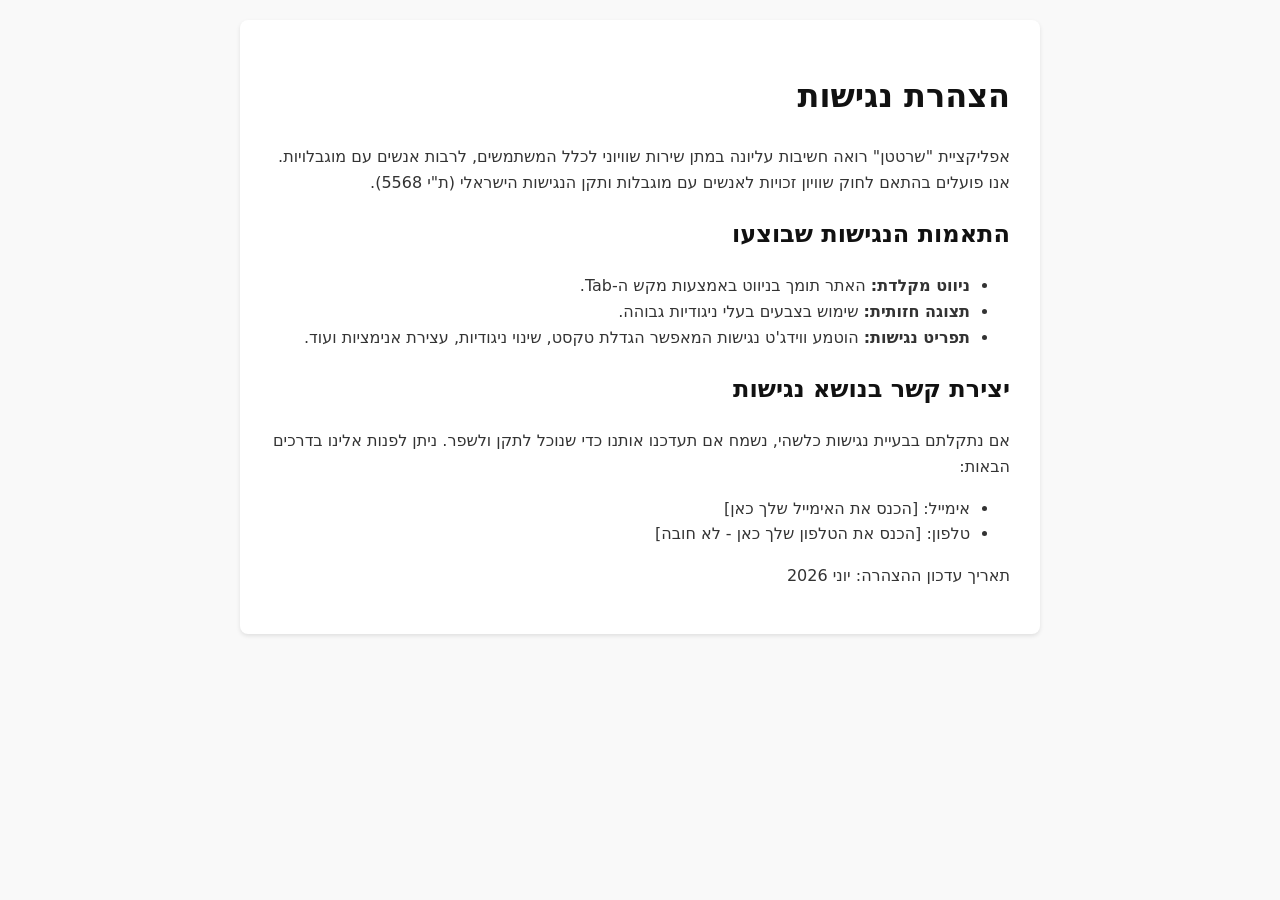
<file: accessibility.html>
<!DOCTYPE html>
<html lang="he" dir="rtl">
<head>
    <meta charset="UTF-8">
    <meta name="viewport" content="width=device-width, initial-scale=1.0">
    <title>הצהרת נגישות - שרטטן</title>
    <style>
        body { font-family: system-ui, -apple-system, sans-serif; line-height: 1.6; padding: 20px; max-width: 800px; margin: 0 auto; color: #333; background: #f9f9f9; }
        h1, h2 { color: #111; }
        .container { background: #fff; padding: 30px; border-radius: 8px; box-shadow: 0 2px 4px rgba(0,0,0,0.1); }
    </style>
</head>
<body>
    <div class="container">
        <h1>הצהרת נגישות</h1>
        <p>אפליקציית "שרטטן" רואה חשיבות עליונה במתן שירות שוויוני לכלל המשתמשים, לרבות אנשים עם מוגבלויות. אנו פועלים בהתאם לחוק שוויון זכויות לאנשים עם מוגבלות ותקן הנגישות הישראלי (ת"י 5568).</p>
        
        <h2>התאמות הנגישות שבוצעו</h2>
        <ul>
            <li><strong>ניווט מקלדת:</strong> האתר תומך בניווט באמצעות מקש ה-Tab.</li>
            <li><strong>תצוגה חזותית:</strong> שימוש בצבעים בעלי ניגודיות גבוהה.</li>
            <li><strong>תפריט נגישות:</strong> הוטמע ווידג'ט נגישות המאפשר הגדלת טקסט, שינוי ניגודיות, עצירת אנימציות ועוד.</li>
        </ul>

        <h2>יצירת קשר בנושא נגישות</h2>
        <p>אם נתקלתם בבעיית נגישות כלשהי, נשמח אם תעדכנו אותנו כדי שנוכל לתקן ולשפר. ניתן לפנות אלינו בדרכים הבאות:</p>
        <ul>
            <li>אימייל: [הכנס את האימייל שלך כאן]</li>
            <li>טלפון: [הכנס את הטלפון שלך כאן - לא חובה]</li>
        </ul>
        <p>תאריך עדכון ההצהרה: יוני 2026</p>
    </div>
</body>
</html>
</file>
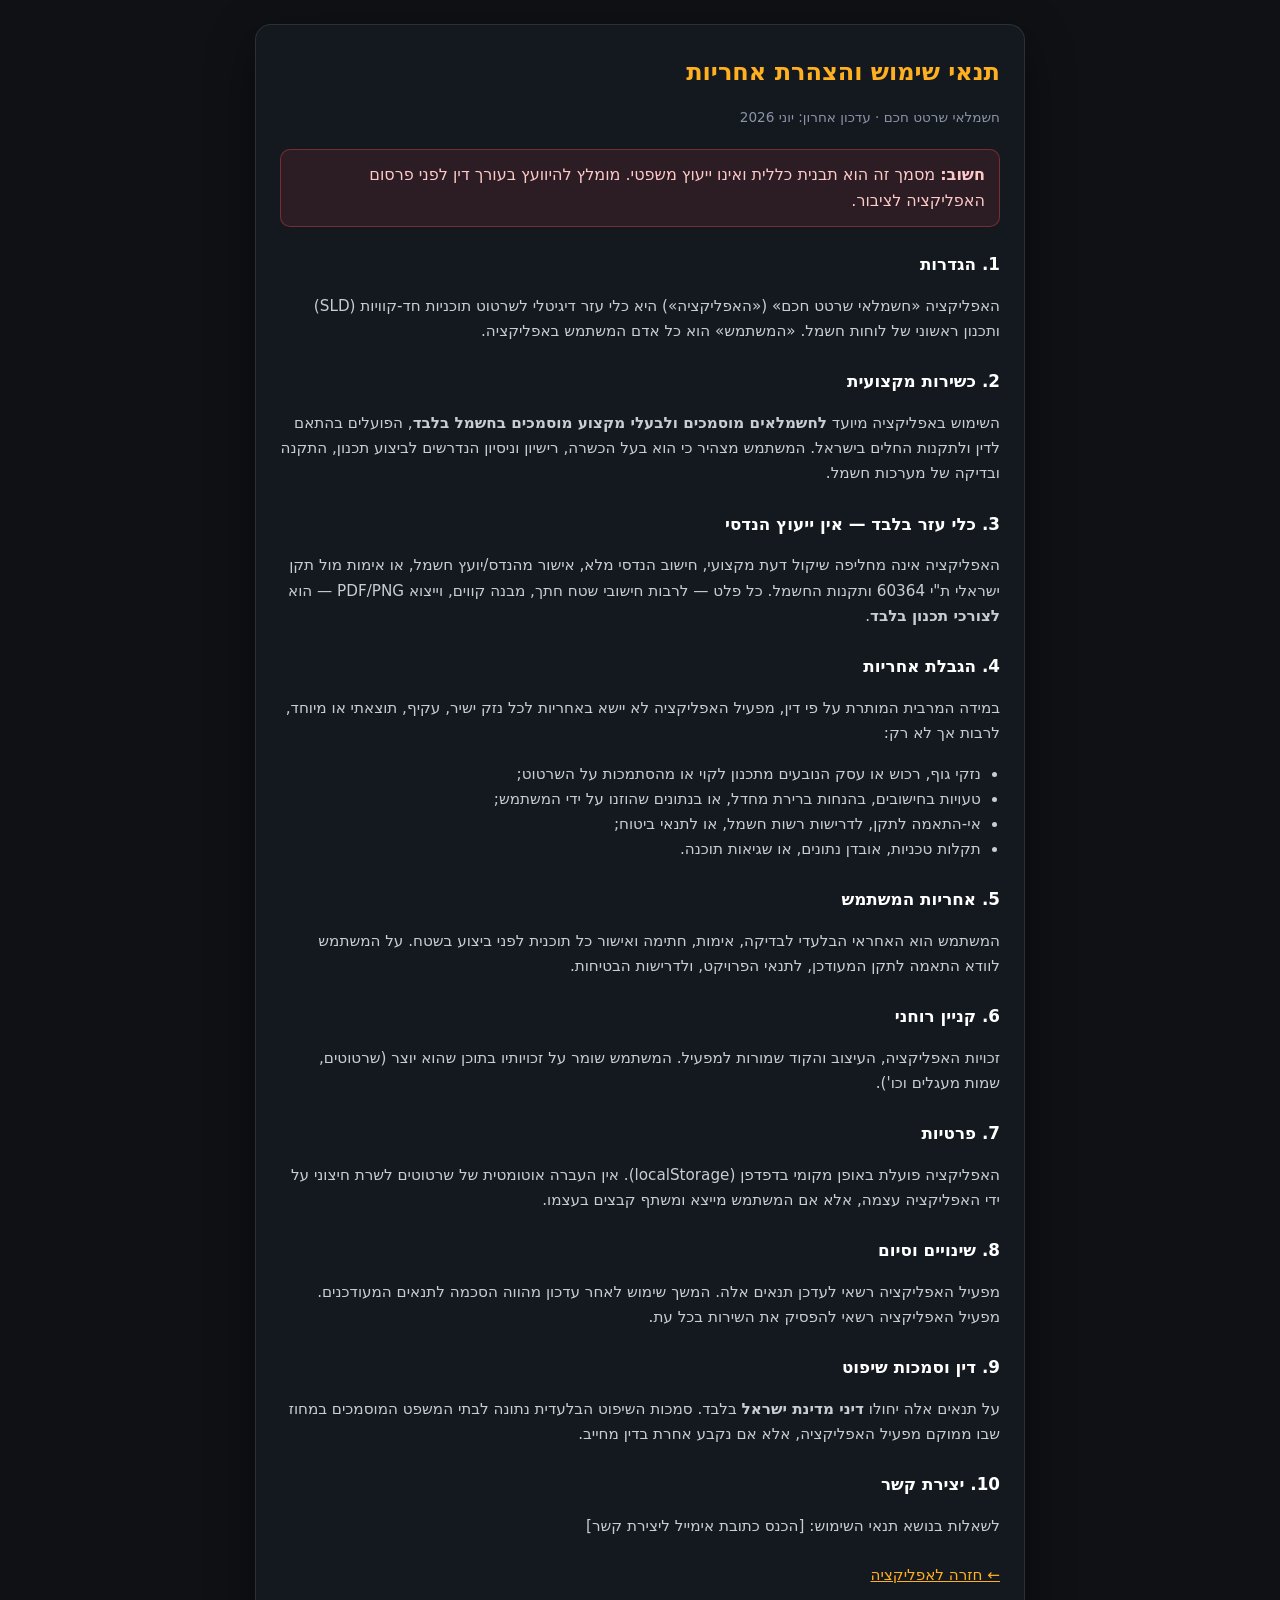
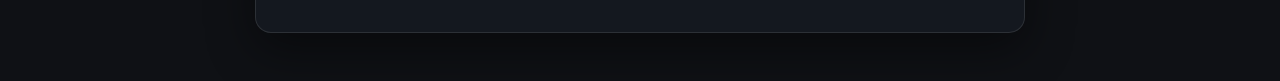
<file: terms.html>
<!DOCTYPE html>
<html lang="he" dir="rtl">
<head>
  <meta charset="UTF-8" />
  <meta name="viewport" content="width=device-width, initial-scale=1.0" />
  <title>תנאי שימוש והצהרת אחריות · חשמלאי שרטט חכם</title>
  <style>
    body {
      font-family: ui-sans-serif, system-ui, "Segoe UI", "Noto Sans Hebrew", Arial, sans-serif;
      line-height: 1.65;
      margin: 0;
      padding: 24px 16px 48px;
      background: #0f1115;
      color: #e8eaed;
    }
    .wrap {
      max-width: 720px;
      margin: 0 auto;
      background: rgba(22, 26, 32, 0.95);
      border: 1px solid rgba(255, 255, 255, 0.1);
      border-radius: 16px;
      padding: 28px 24px;
      box-shadow: 0 16px 48px rgba(0, 0, 0, 0.45);
    }
    h1 { font-size: 1.5rem; margin: 0 0 8px; color: #ffb020; }
    h2 { font-size: 1.05rem; margin: 24px 0 8px; color: #fff; }
    p, li { font-size: 0.95rem; color: #c8cdd4; }
    .meta { font-size: 0.85rem; color: #8a94a6; margin-bottom: 20px; }
    .warn {
      padding: 12px 14px;
      border-radius: 10px;
      background: rgba(255, 77, 79, 0.1);
      border: 1px solid rgba(255, 77, 79, 0.35);
      color: #ffc9c9;
      margin: 16px 0;
    }
    a { color: #ffb020; }
    ul { padding-inline-start: 1.2rem; }
  </style>
</head>
<body>
  <div class="wrap">
    <h1>תנאי שימוש והצהרת אחריות</h1>
    <p class="meta">חשמלאי שרטט חכם · עדכון אחרון: יוני 2026</p>

    <div class="warn">
      <strong>חשוב:</strong> מסמך זה הוא תבנית כללית ואינו ייעוץ משפטי. מומלץ להיוועץ בעורך דין לפני פרסום האפליקציה לציבור.
    </div>

    <h2>1. הגדרות</h2>
    <p>האפליקציה «חשמלאי שרטט חכם» («האפליקציה») היא כלי עזר דיגיטלי לשרטוט תוכניות חד-קוויות (SLD) ותכנון ראשוני של לוחות חשמל. «המשתמש» הוא כל אדם המשתמש באפליקציה.</p>

    <h2>2. כשירות מקצועית</h2>
    <p>השימוש באפליקציה מיועד <strong>לחשמלאים מוסמכים ולבעלי מקצוע מוסמכים בחשמל בלבד</strong>, הפועלים בהתאם לדין ולתקנות החלים בישראל. המשתמש מצהיר כי הוא בעל הכשרה, רישיון וניסיון הנדרשים לביצוע תכנון, התקנה ובדיקה של מערכות חשמל.</p>

    <h2>3. כלי עזר בלבד — אין ייעוץ הנדסי</h2>
    <p>האפליקציה אינה מחליפה שיקול דעת מקצועי, חישוב הנדסי מלא, אישור מהנדס/יועץ חשמל, או אימות מול תקן ישראלי ת"י 60364 ותקנות החשמל. כל פלט — לרבות חישובי שטח חתך, מבנה קווים, וייצוא PDF/PNG — הוא <strong>לצורכי תכנון בלבד</strong>.</p>

    <h2>4. הגבלת אחריות</h2>
    <p>במידה המרבית המותרת על פי דין, מפעיל האפליקציה לא יישא באחריות לכל נזק ישיר, עקיף, תוצאתי או מיוחד, לרבות אך לא רק:</p>
    <ul>
      <li>נזקי גוף, רכוש או עסק הנובעים מתכנון לקוי או מהסתמכות על השרטוט;</li>
      <li>טעויות בחישובים, בהנחות ברירת מחדל, או בנתונים שהוזנו על ידי המשתמש;</li>
      <li>אי-התאמה לתקן, לדרישות רשות חשמל, או לתנאי ביטוח;</li>
      <li>תקלות טכניות, אובדן נתונים, או שגיאות תוכנה.</li>
    </ul>

    <h2>5. אחריות המשתמש</h2>
    <p>המשתמש הוא האחראי הבלעדי לבדיקה, אימות, חתימה ואישור כל תוכנית לפני ביצוע בשטח. על המשתמש לוודא התאמה לתקן המעודכן, לתנאי הפרויקט, ולדרישות הבטיחות.</p>

    <h2>6. קניין רוחני</h2>
    <p>זכויות האפליקציה, העיצוב והקוד שמורות למפעיל. המשתמש שומר על זכויותיו בתוכן שהוא יוצר (שרטוטים, שמות מעגלים וכו').</p>

    <h2>7. פרטיות</h2>
    <p>האפליקציה פועלת באופן מקומי בדפדפן (localStorage). אין העברה אוטומטית של שרטוטים לשרת חיצוני על ידי האפליקציה עצמה, אלא אם המשתמש מייצא ומשתף קבצים בעצמו.</p>

    <h2>8. שינויים וסיום</h2>
    <p>מפעיל האפליקציה רשאי לעדכן תנאים אלה. המשך שימוש לאחר עדכון מהווה הסכמה לתנאים המעודכנים. מפעיל האפליקציה רשאי להפסיק את השירות בכל עת.</p>

    <h2>9. דין וסמכות שיפוט</h2>
    <p>על תנאים אלה יחולו <strong>דיני מדינת ישראל</strong> בלבד. סמכות השיפוט הבלעדית נתונה לבתי המשפט המוסמכים במחוז שבו ממוקם מפעיל האפליקציה, אלא אם נקבע אחרת בדין מחייב.</p>

    <h2>10. יצירת קשר</h2>
    <p>לשאלות בנושא תנאי השימוש: [הכנס כתובת אימייל ליצירת קשר]</p>

    <p style="margin-top:24px"><a href="index.html">← חזרה לאפליקציה</a></p>
  </div>
</body>
</html>
</file>
